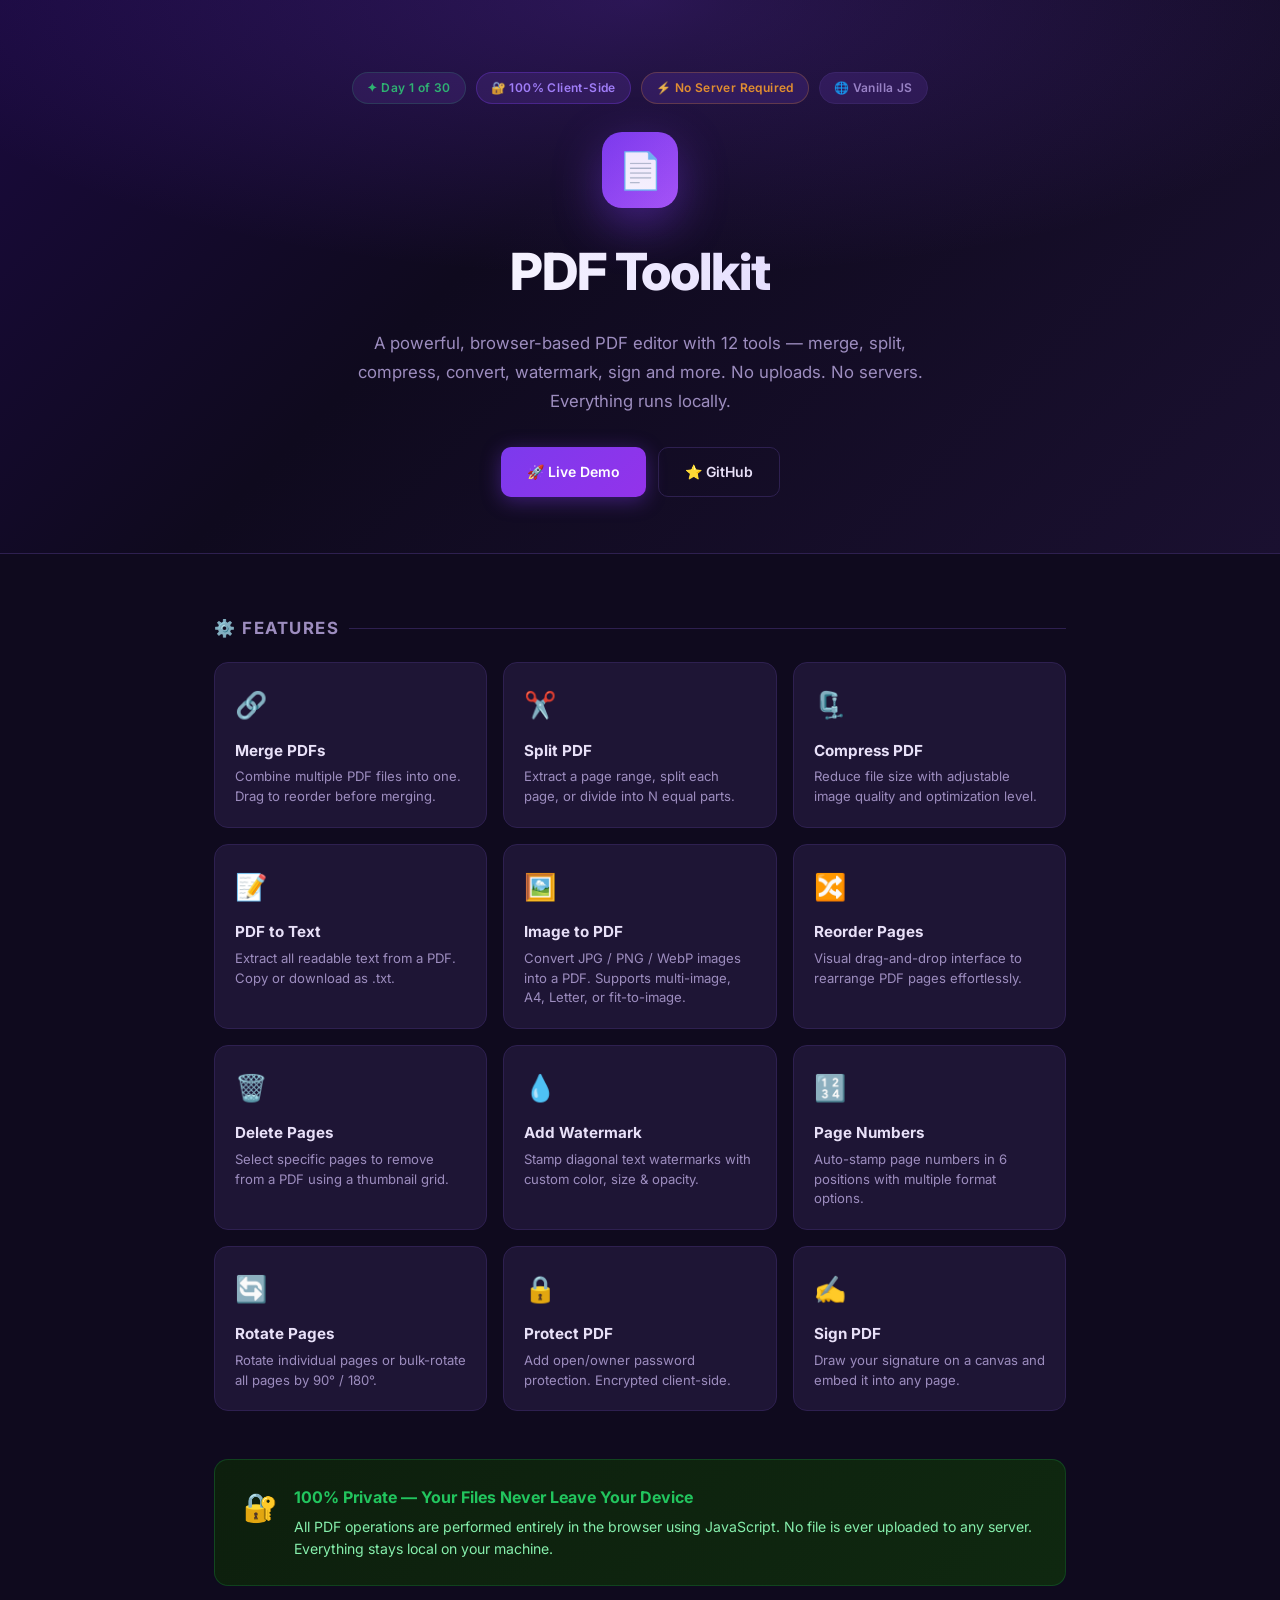
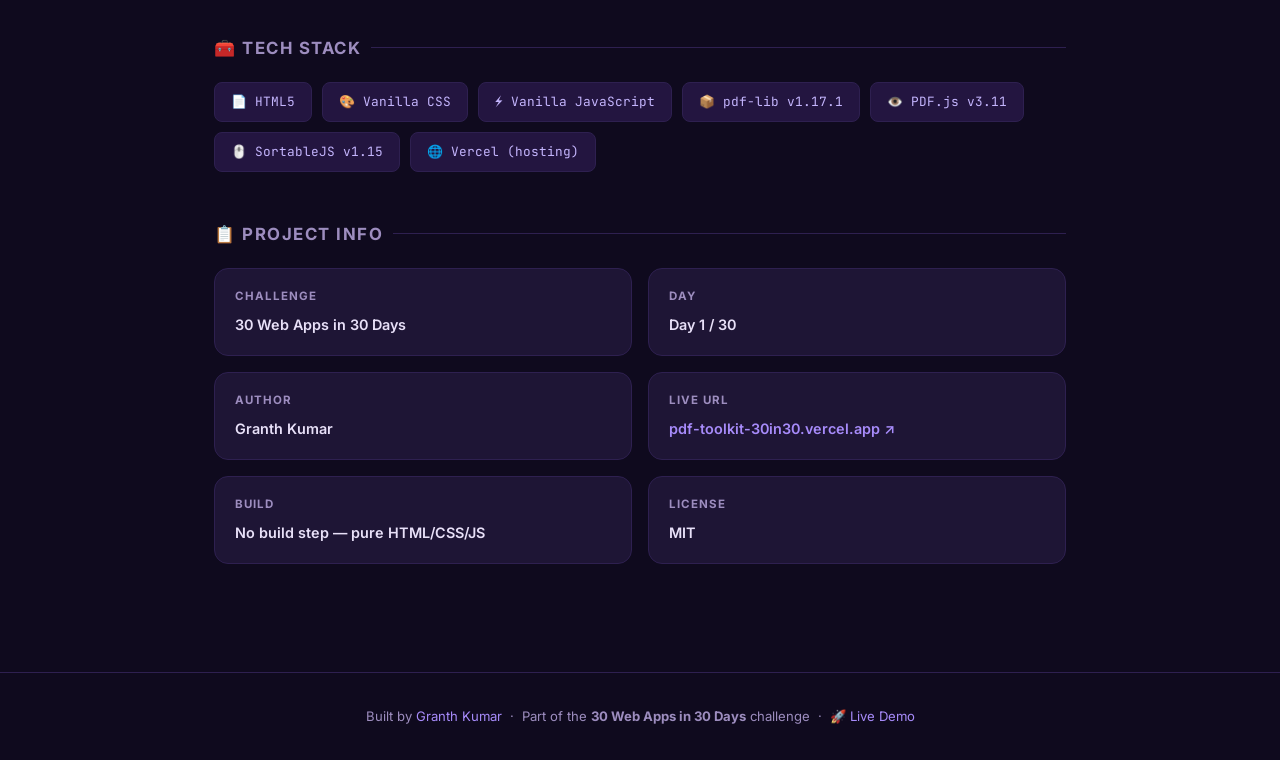
<file: README.html>
<!DOCTYPE html>
<html lang="en">
<head>
  <meta charset="UTF-8" />
  <meta name="viewport" content="width=device-width, initial-scale=1.0" />
  <title>README – PDF Toolkit</title>
  <link rel="preconnect" href="https://fonts.googleapis.com" />
  <link href="https://fonts.googleapis.com/css2?family=Inter:wght@300;400;500;600;700;800&family=JetBrains+Mono:wght@400;500&display=swap" rel="stylesheet" />
  <style>
    *, *::before, *::after { box-sizing: border-box; margin: 0; padding: 0; }

    :root {
      --primary: #7c3aed;
      --primary-light: #ede9fe;
      --accent: #f59e0b;
      --bg: #0f0a1e;
      --bg2: #1a1030;
      --bg3: #231540;
      --card: #1e1535;
      --border: #2e2050;
      --text: #e8e0f8;
      --muted: #9d8dbf;
      --green: #22c55e;
      --radius: 14px;
    }

    body {
      font-family: 'Inter', sans-serif;
      background: var(--bg);
      color: var(--text);
      line-height: 1.7;
      min-height: 100vh;
    }

    /* ── Hero ── */
    .hero {
      background: linear-gradient(135deg, #1a0a3e 0%, #0f0a1e 40%, #1a1030 100%);
      border-bottom: 1px solid var(--border);
      padding: 72px 24px 56px;
      text-align: center;
      position: relative;
      overflow: hidden;
    }
    .hero::before {
      content: '';
      position: absolute; inset: 0;
      background: radial-gradient(ellipse 60% 50% at 50% 0%, rgba(124,58,237,.25), transparent);
      pointer-events: none;
    }

    .badge-row {
      display: flex; flex-wrap: wrap; gap: 10px;
      justify-content: center; margin-bottom: 28px;
    }
    .badge {
      display: inline-flex; align-items: center; gap: 6px;
      background: var(--bg3); border: 1px solid var(--border);
      border-radius: 999px; padding: 5px 14px;
      font-size: 12px; font-weight: 600; color: var(--muted);
      letter-spacing: .4px;
    }
    .badge.green { border-color: #22c55e33; color: var(--green); }
    .badge.purple { border-color: #7c3aed55; color: #a78bfa; }
    .badge.amber  { border-color: #f59e0b44; color: var(--accent); }

    .hero-icon {
      width: 76px; height: 76px; border-radius: 20px; margin: 0 auto 20px;
      background: linear-gradient(135deg, #7c3aed, #a855f7);
      display: flex; align-items: center; justify-content: center;
      font-size: 36px;
      box-shadow: 0 16px 48px rgba(124,58,237,.45);
    }
    h1 {
      font-size: clamp(2rem, 5vw, 3.2rem);
      font-weight: 800; letter-spacing: -1px;
      background: linear-gradient(135deg, #ffffff 30%, #c4b5fd);
      -webkit-background-clip: text; -webkit-text-fill-color: transparent;
      margin-bottom: 14px;
    }
    .hero-sub {
      font-size: 1.05rem; color: var(--muted); max-width: 580px;
      margin: 0 auto 32px;
    }
    .hero-btns { display: flex; gap: 12px; justify-content: center; flex-wrap: wrap; }
    .btn {
      display: inline-flex; align-items: center; gap: 8px;
      padding: 12px 26px; border-radius: 10px; font-weight: 600;
      font-size: 14px; text-decoration: none; transition: all .2s;
      border: none; cursor: pointer;
    }
    .btn-primary {
      background: linear-gradient(135deg, #7c3aed, #9333ea);
      color: #fff;
      box-shadow: 0 4px 20px rgba(124,58,237,.4);
    }
    .btn-primary:hover { transform: translateY(-2px); box-shadow: 0 8px 28px rgba(124,58,237,.55); }
    .btn-outline {
      background: transparent; color: var(--text);
      border: 1px solid var(--border);
    }
    .btn-outline:hover { background: var(--bg3); border-color: #7c3aed88; }

    /* ── Container ── */
    .container { max-width: 900px; margin: 0 auto; padding: 60px 24px; }

    /* ── Section titles ── */
    .section-title {
      font-size: 1.05rem; font-weight: 700; color: var(--muted);
      text-transform: uppercase; letter-spacing: 1.5px;
      display: flex; align-items: center; gap: 10px; margin-bottom: 20px;
    }
    .section-title::after {
      content: ''; flex: 1; height: 1px; background: var(--border);
    }

    /* ── Feature grid ── */
    .features-grid {
      display: grid;
      grid-template-columns: repeat(auto-fill, minmax(250px, 1fr));
      gap: 16px; margin-bottom: 48px;
    }
    .feat-card {
      background: var(--card);
      border: 1px solid var(--border);
      border-radius: var(--radius);
      padding: 20px;
      transition: border-color .2s, transform .2s;
    }
    .feat-card:hover { border-color: #7c3aed66; transform: translateY(-3px); }
    .feat-icon { font-size: 26px; margin-bottom: 10px; }
    .feat-name { font-weight: 700; font-size: .95rem; margin-bottom: 4px; }
    .feat-desc { font-size: .82rem; color: var(--muted); line-height: 1.5; }

    /* ── Tech stack ── */
    .tech-grid {
      display: flex; flex-wrap: wrap; gap: 10px; margin-bottom: 48px;
    }
    .tech-pill {
      background: var(--bg3); border: 1px solid var(--border);
      border-radius: 8px; padding: 8px 16px;
      font-family: 'JetBrains Mono', monospace;
      font-size: .8rem; color: #c4b5fd;
      display: flex; align-items: center; gap: 6px;
    }

    /* ── Privacy banner ── */
    .privacy-banner {
      background: linear-gradient(135deg, #0d1f0d, #0f2810);
      border: 1px solid #22c55e33;
      border-radius: var(--radius); padding: 24px 28px;
      display: flex; gap: 16px; align-items: flex-start;
      margin-bottom: 48px;
    }
    .privacy-icon { font-size: 28px; flex-shrink: 0; }
    .privacy-title { font-weight: 700; color: var(--green); margin-bottom: 4px; }
    .privacy-text { font-size: .88rem; color: #86efac; line-height: 1.6; }

    /* ── Project info ── */
    .info-grid {
      display: grid; grid-template-columns: 1fr 1fr; gap: 16px;
      margin-bottom: 48px;
    }
    @media (max-width: 500px) { .info-grid { grid-template-columns: 1fr; } }

    .info-card {
      background: var(--card); border: 1px solid var(--border);
      border-radius: var(--radius); padding: 18px 20px;
    }
    .info-label { font-size: .72rem; font-weight: 700; color: var(--muted);
      text-transform: uppercase; letter-spacing: 1px; margin-bottom: 6px; }
    .info-value { font-weight: 600; font-size: .9rem; color: var(--text); }
    .info-value a { color: #a78bfa; text-decoration: none; }
    .info-value a:hover { text-decoration: underline; }

    /* ── Footer ── */
    footer {
      text-align: center; padding: 32px 24px;
      border-top: 1px solid var(--border);
      color: var(--muted); font-size: .82rem;
    }
    footer a { color: #a78bfa; text-decoration: none; }
    footer a:hover { text-decoration: underline; }

    /* ── Scrollbar ── */
    ::-webkit-scrollbar { width: 8px; }
    ::-webkit-scrollbar-track { background: var(--bg); }
    ::-webkit-scrollbar-thumb { background: var(--border); border-radius: 4px; }
  </style>
</head>
<body>

<!-- ═══════════ HERO ═══════════ -->
<section class="hero">
  <div class="badge-row">
    <span class="badge green">✦ Day 1 of 30</span>
    <span class="badge purple">🔐 100% Client-Side</span>
    <span class="badge amber">⚡ No Server Required</span>
    <span class="badge">🌐 Vanilla JS</span>
  </div>
  <div class="hero-icon">📄</div>
  <h1>PDF Toolkit</h1>
  <p class="hero-sub">
    A powerful, browser-based PDF editor with 12 tools — merge, split, compress, convert,
    watermark, sign and more. No uploads. No servers. Everything runs locally.
  </p>
  <div class="hero-btns">
    <a class="btn btn-primary" href="https://pdf-toolkit-30in30.vercel.app/" target="_blank" rel="noopener">
      🚀 Live Demo
    </a>
    <a class="btn btn-outline" href="https://github.com/Granth2006" target="_blank" rel="noopener">
      ⭐ GitHub
    </a>
  </div>
</section>

<!-- ═══════════ BODY ═══════════ -->
<div class="container">

  <!-- Features -->
  <p class="section-title">⚙️ Features</p>
  <div class="features-grid">
    <div class="feat-card">
      <div class="feat-icon">🔗</div>
      <div class="feat-name">Merge PDFs</div>
      <div class="feat-desc">Combine multiple PDF files into one. Drag to reorder before merging.</div>
    </div>
    <div class="feat-card">
      <div class="feat-icon">✂️</div>
      <div class="feat-name">Split PDF</div>
      <div class="feat-desc">Extract a page range, split each page, or divide into N equal parts.</div>
    </div>
    <div class="feat-card">
      <div class="feat-icon">🗜️</div>
      <div class="feat-name">Compress PDF</div>
      <div class="feat-desc">Reduce file size with adjustable image quality and optimization level.</div>
    </div>
    <div class="feat-card">
      <div class="feat-icon">📝</div>
      <div class="feat-name">PDF to Text</div>
      <div class="feat-desc">Extract all readable text from a PDF. Copy or download as .txt.</div>
    </div>
    <div class="feat-card">
      <div class="feat-icon">🖼️</div>
      <div class="feat-name">Image to PDF</div>
      <div class="feat-desc">Convert JPG / PNG / WebP images into a PDF. Supports multi-image, A4, Letter, or fit-to-image.</div>
    </div>
    <div class="feat-card">
      <div class="feat-icon">🔀</div>
      <div class="feat-name">Reorder Pages</div>
      <div class="feat-desc">Visual drag-and-drop interface to rearrange PDF pages effortlessly.</div>
    </div>
    <div class="feat-card">
      <div class="feat-icon">🗑️</div>
      <div class="feat-name">Delete Pages</div>
      <div class="feat-desc">Select specific pages to remove from a PDF using a thumbnail grid.</div>
    </div>
    <div class="feat-card">
      <div class="feat-icon">💧</div>
      <div class="feat-name">Add Watermark</div>
      <div class="feat-desc">Stamp diagonal text watermarks with custom color, size & opacity.</div>
    </div>
    <div class="feat-card">
      <div class="feat-icon">🔢</div>
      <div class="feat-name">Page Numbers</div>
      <div class="feat-desc">Auto-stamp page numbers in 6 positions with multiple format options.</div>
    </div>
    <div class="feat-card">
      <div class="feat-icon">🔄</div>
      <div class="feat-name">Rotate Pages</div>
      <div class="feat-desc">Rotate individual pages or bulk-rotate all pages by 90° / 180°.</div>
    </div>
    <div class="feat-card">
      <div class="feat-icon">🔒</div>
      <div class="feat-name">Protect PDF</div>
      <div class="feat-desc">Add open/owner password protection. Encrypted client-side.</div>
    </div>
    <div class="feat-card">
      <div class="feat-icon">✍️</div>
      <div class="feat-name">Sign PDF</div>
      <div class="feat-desc">Draw your signature on a canvas and embed it into any page.</div>
    </div>
  </div>

  <!-- Privacy -->
  <div class="privacy-banner">
    <div class="privacy-icon">🔐</div>
    <div>
      <div class="privacy-title">100% Private — Your Files Never Leave Your Device</div>
      <div class="privacy-text">
        All PDF operations are performed entirely in the browser using JavaScript.
        No file is ever uploaded to any server. Everything stays local on your machine.
      </div>
    </div>
  </div>

  <!-- Tech Stack -->
  <p class="section-title">🧰 Tech Stack</p>
  <div class="tech-grid">
    <div class="tech-pill">📄 HTML5</div>
    <div class="tech-pill">🎨 Vanilla CSS</div>
    <div class="tech-pill">⚡ Vanilla JavaScript</div>
    <div class="tech-pill">📦 pdf-lib v1.17.1</div>
    <div class="tech-pill">👁️ PDF.js v3.11</div>
    <div class="tech-pill">🖱️ SortableJS v1.15</div>
    <div class="tech-pill">🌐 Vercel (hosting)</div>
  </div>

  <!-- Project Info -->
  <p class="section-title">📋 Project Info</p>
  <div class="info-grid">
    <div class="info-card">
      <div class="info-label">Challenge</div>
      <div class="info-value">30 Web Apps in 30 Days</div>
    </div>
    <div class="info-card">
      <div class="info-label">Day</div>
      <div class="info-value">Day 1 / 30</div>
    </div>
    <div class="info-card">
      <div class="info-label">Author</div>
      <div class="info-value">Granth Kumar</div>
    </div>
    <div class="info-card">
      <div class="info-label">Live URL</div>
      <div class="info-value">
        <a href="https://pdf-toolkit-30in30.vercel.app/" target="_blank" rel="noopener">
          pdf-toolkit-30in30.vercel.app ↗
        </a>
      </div>
    </div>
    <div class="info-card">
      <div class="info-label">Build</div>
      <div class="info-value">No build step — pure HTML/CSS/JS</div>
    </div>
    <div class="info-card">
      <div class="info-label">License</div>
      <div class="info-value">MIT</div>
    </div>
  </div>

</div>

<!-- ═══════════ FOOTER ═══════════ -->
<footer>
  <p>
    Built by <a href="https://github.com/Granth2006" target="_blank" rel="noopener">Granth Kumar</a>
    &nbsp;·&nbsp; Part of the <strong>30 Web Apps in 30 Days</strong> challenge
    &nbsp;·&nbsp;
    <a href="https://pdf-toolkit-30in30.vercel.app/" target="_blank" rel="noopener">🚀 Live Demo</a>
  </p>
</footer>

</body>
</html>
</file>
